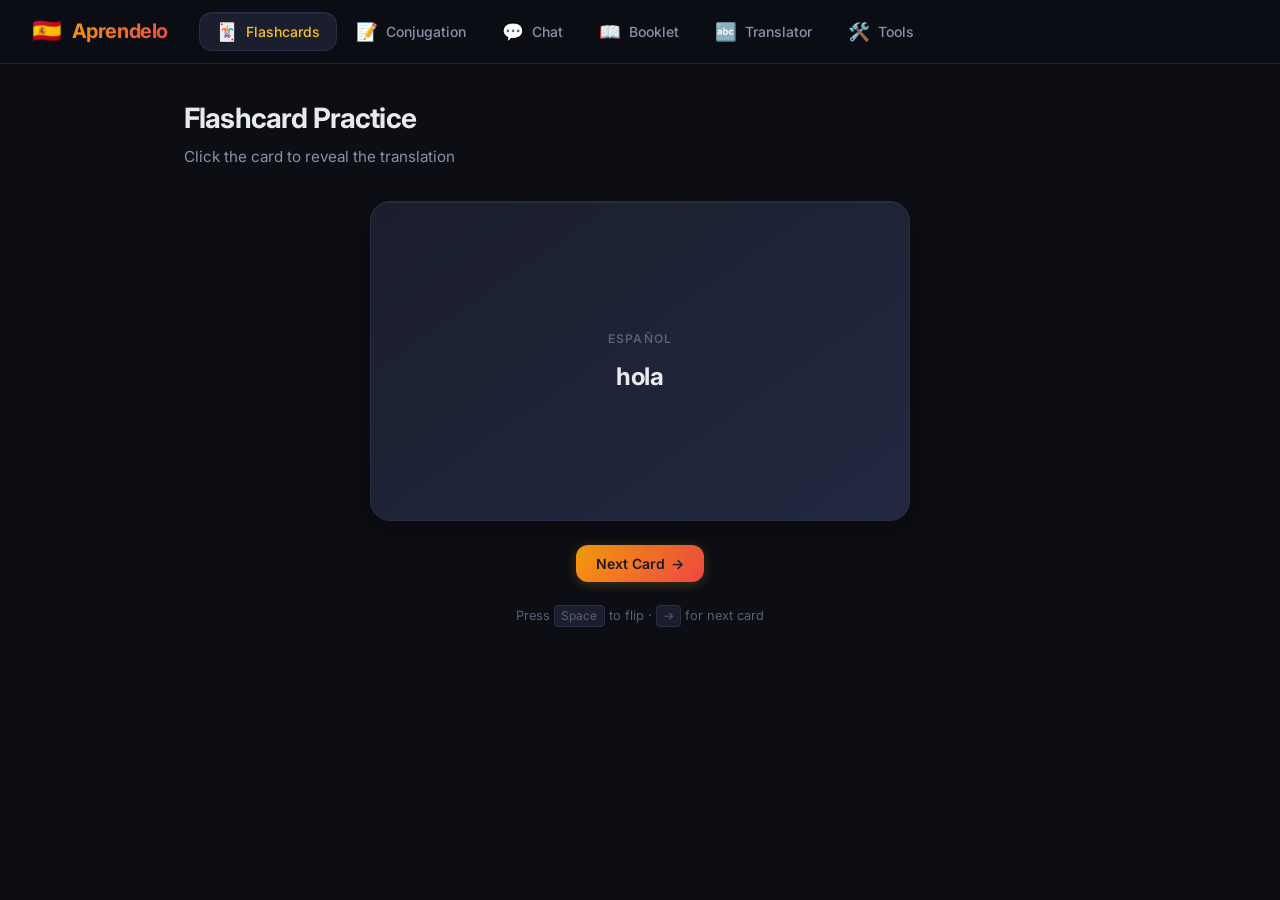
<file: templates/index.html>
<!DOCTYPE html>
<html lang="en">
<head>
    <meta charset="UTF-8">
    <meta name="viewport" content="width=device-width, initial-scale=1.0">
    <meta name="description" content="Aprendelo — Interactive Spanish learning with flashcards, verb conjugation, AI conversation practice, and bilingual booklet builder.">
    <title>Aprendelo — Learn Spanish</title>
    <link rel="preconnect" href="https://fonts.googleapis.com">
    <link rel="preconnect" href="https://fonts.gstatic.com" crossorigin>
    <link href="https://fonts.googleapis.com/css2?family=Inter:wght@300;400;500;600;700;800&display=swap" rel="stylesheet">
    <link rel="stylesheet" href="/static/style.css">
    <link rel="icon" type="image/png" href="/static/favicon.png">
</head>
<body>
    <!-- ══════════ Navigation ══════════ -->
    <nav id="main-nav">
        <div class="nav-brand">
            <span class="brand-icon">🇪🇸</span>
            <span class="brand-text">Aprendelo</span>
        </div>
        <div class="nav-tabs">
            <button class="nav-tab active" data-tab="flashcards" id="nav-flashcards">
                <span class="tab-icon">🃏</span>
                <span class="tab-label">Flashcards</span>
            </button>
            <button class="nav-tab" data-tab="conjugation" id="nav-conjugation">
                <span class="tab-icon">📝</span>
                <span class="tab-label">Conjugation</span>
            </button>
            <button class="nav-tab" data-tab="chat" id="nav-chat">
                <span class="tab-icon">💬</span>
                <span class="tab-label">Chat</span>
            </button>
            <button class="nav-tab" data-tab="booklet" id="nav-booklet">
                <span class="tab-icon">📖</span>
                <span class="tab-label">Booklet</span>
            </button>
            <button class="nav-tab" data-tab="translate" id="nav-translate">
                <span class="tab-icon">🔤</span>
                <span class="tab-label">Translator</span>
            </button>
            <button class="nav-tab" data-tab="tools" id="nav-tools">
                <span class="tab-icon">🛠️</span>
                <span class="tab-label">Tools</span>
            </button>
        </div>
    </nav>

    <main id="app-content">

        <!-- ══════════ Flashcards ══════════ -->
        <section id="section-flashcards" class="tab-section active">
            <div class="section-header">
                <h1>Flashcard Practice</h1>
                <p class="section-subtitle">Click the card to reveal the translation</p>
            </div>
            <div class="flashcard-container">
                <div class="flashcard" id="flashcard" tabindex="0">
                    <div class="flashcard-inner" id="flashcard-inner">
                        <div class="flashcard-front">
                            <span class="card-lang-label">Español</span>
                            <span class="card-word" id="card-front-word">hola</span>
                        </div>
                        <div class="flashcard-back">
                            <span class="card-lang-label">English</span>
                            <span class="card-word" id="card-back-word">hello</span>
                        </div>
                    </div>
                </div>
                <div class="flashcard-actions">
                    <button class="btn btn-primary" id="btn-next-card">
                        Next Card <span class="btn-arrow">→</span>
                    </button>
                </div>
                <div class="flashcard-hint">
                    Press <kbd>Space</kbd> to flip · <kbd>→</kbd> for next card
                </div>
            </div>
        </section>

        <!-- ══════════ Conjugation ══════════ -->
        <section id="section-conjugation" class="tab-section">
            <div class="section-header">
                <h1>Verb Conjugation</h1>
                <p class="section-subtitle">Enter a Spanish verb and select a tense</p>
            </div>
            <div class="conjugation-container">
                <form id="conjugation-form" class="input-group-row">
                    <div class="input-field">
                        <label for="conj-verb">Verb (infinitive)</label>
                        <input type="text" id="conj-verb" placeholder="e.g. hablar, ser, ir" autocomplete="off" spellcheck="false">
                    </div>
                    <div class="input-field">
                        <label for="conj-tense">Tense</label>
                        <select id="conj-tense">
                            <option value="present">Presente (Present)</option>
                            <option value="preterite">Pretérito (Preterite)</option>
                            <option value="imperfect">Imperfecto (Imperfect)</option>
                        </select>
                    </div>
                    <button type="submit" class="btn btn-primary" id="btn-conjugate">Conjugate</button>
                </form>
                <div id="conjugation-result" class="result-card hidden">
                    <div class="result-header">
                        <h2 id="conj-result-verb"></h2>
                        <span class="badge" id="conj-result-badge"></span>
                    </div>
                    <table class="conj-table" id="conj-table">
                        <thead>
                            <tr><th>Pronoun</th><th>Form</th></tr>
                        </thead>
                        <tbody id="conj-table-body"></tbody>
                    </table>
                </div>
                <div id="conjugation-error" class="error-message hidden"></div>
            </div>
        </section>

        <!-- ══════════ Chat ══════════ -->
        <section id="section-chat" class="tab-section">
            <div class="section-header">
                <h1>Conversational Practice</h1>
                <p class="section-subtitle">Chat with an AI Spanish tutor</p>
            </div>
            <div class="chat-container">
                <div class="chat-toolbar">
                    <label for="chat-model-select">Model:</label>
                    <select id="chat-model-select">
                        <option value="">Loading models…</option>
                    </select>
                    <label for="chat-proficiency-select">Level:</label>
                    <select id="chat-proficiency-select">
                        <option value="A1">A1 — Beginner</option>
                        <option value="A2">A2 — Elementary</option>
                        <option value="B1" selected>B1 — Intermediate</option>
                        <option value="B2">B2 — Upper Intermediate</option>
                        <option value="C1">C1 — Advanced</option>
                        <option value="C2">C2 — Mastery</option>
                    </select>
                    <button class="btn btn-sm btn-ghost" id="btn-clear-chat" title="Clear conversation">Clear</button>
                </div>
                <div class="chat-messages" id="chat-messages">
                    <div class="chat-welcome">
                        <p>¡Hola! 👋 I'm your Spanish conversation partner.</p>
                        <p>Write something in Spanish (or English) and I'll help you practice!</p>
                    </div>
                </div>
                <form id="chat-form" class="chat-input-row">
                    <input type="text" id="chat-input" placeholder="Escribe algo en español…" autocomplete="off">
                    <button type="submit" class="btn btn-primary" id="btn-send-chat">Send</button>
                </form>
            </div>
        </section>

        <!-- ══════════ Booklet Builder ══════════ -->
        <section id="section-booklet" class="tab-section">
            <div class="section-header">
                <h1>Bilingual Booklet Builder</h1>
                <p class="section-subtitle">Create a parallel bilingual reader (target language left, English right)</p>
            </div>
            <div class="booklet-container">
                <form id="booklet-form" class="booklet-form">
                    <div class="form-grid">
                        <div class="input-field">
                            <label for="booklet-proficiency">Proficiency Level</label>
                            <select id="booklet-proficiency">
                                <option value="A1">A1 — Beginner</option>
                                <option value="A2">A2 — Elementary</option>
                                <option value="B1" selected>B1 — Intermediate</option>
                                <option value="B2">B2 — Upper Intermediate</option>
                                <option value="C1">C1 — Advanced</option>
                            </select>
                        </div>
                        <div class="input-field">
                            <label for="booklet-lang">Target Language</label>
                            <select id="booklet-lang">
                                <option value="Spanish" selected>Spanish</option>
                                <option value="German">German</option>
                                <option value="French">French</option>
                            </select>
                        </div>
                        <div class="input-field">
                            <label for="booklet-model">Ollama Model (for translation)</label>
                            <select id="booklet-model">
                                <option value="">Loading models…</option>
                            </select>
                        </div>
                        <div class="input-field">
                            <label for="booklet-binding">Binding Type</label>
                            <select id="booklet-binding">
                                <option value="side_by_side">Side-by-Side (PDF)</option>
                                <option value="saddle">Saddle Stapled (Booklet)</option>
                            </select>
                        </div>
                    </div>

                    <div class="file-uploads">
                        <div class="file-upload-field">
                            <label for="booklet-english-file">English Text File <span class="required">*</span></label>
                            <div class="file-drop" id="drop-english">
                                <input type="file" id="booklet-english-file" accept=".txt" required>
                                <span class="file-drop-label">📄 Drop .txt file or click to browse</span>
                                <span class="file-drop-name" id="english-file-name"></span>
                            </div>
                        </div>
                        <div class="file-upload-field">
                            <label for="booklet-target-file">Target Language Text File <span class="optional">(optional)</span></label>
                            <div class="file-drop" id="drop-target">
                                <input type="file" id="booklet-target-file" accept=".txt">
                                <span class="file-drop-label">📄 Drop .txt file or click to browse</span>
                                <span class="file-drop-name" id="target-file-name"></span>
                            </div>
                            <p class="field-help">If provided, no LLM translation is needed.</p>
                        </div>
                    </div>

                    <div class="checkbox-field">
                        <label class="checkbox-label" for="booklet-skip-restructure">
                            <input type="checkbox" id="booklet-skip-restructure">
                            <span>Skip text restructuring</span>
                        </label>
                        <p class="field-help">Check this if your English text is already formatted with one sentence per paragraph, or if your LLM struggles with the restructure step.</p>
                    </div>

                    <button type="submit" class="btn btn-primary btn-lg" id="btn-build-booklet">
                        <span class="btn-text">Build Booklet</span>
                        <span class="btn-spinner hidden" id="booklet-spinner"></span>
                    </button>
                </form>
                <div id="booklet-status" class="status-message hidden"></div>
                <div id="booklet-error" class="error-message hidden"></div>
            </div>
        </section>

        <!-- ══════════ Useful Tools ══════════ -->
        <section id="section-tools" class="tab-section">
            <div class="section-header">
                <h1>Useful Tools</h1>
                <p class="section-subtitle">Recommended online references and tools for your Spanish journey</p>
            </div>
            <div class="tools-grid">
                <a href="https://osd.ranvel.com/sp-en/2/a" target="_blank" class="tool-card">
                    <div class="tool-icon">🔍</div>
                    <div class="tool-info">
                        <h3>Verb Reference</h3>
                        <p>Detailed Spanish-English translation and usage dictionary.</p>
                        <span class="tool-link-hint">Visit site <span class="btn-arrow">→</span></span>
                    </div>
                </a>
                <a href="https://www.spanishdict.com/" target="_blank" class="tool-card">
                    <div class="tool-icon">📖</div>
                    <div class="tool-info">
                        <h3>SpanishDict</h3>
                        <p>The world's most popular Spanish-English dictionary, translation, and learning site.</p>
                        <span class="tool-link-hint">Visit site <span class="btn-arrow">→</span></span>
                    </div>
                </a>
                <div class="tool-card-placeholder">
                    <div class="tool-icon-empty">✨</div>
                    <p>More coming soon...</p>
                </div>
            </div>
        </section>

        <!-- ══════════ Translator ══════════ -->
        <section id="section-translate" class="tab-section">
            <div class="section-header">
                <h1>Translator</h1>
                <p class="section-subtitle">Translate text between languages with adjustable proficiency levels</p>
            </div>
            <div class="translator-container">
                <form id="translate-form" class="booklet-form">
                    <div class="form-grid">
                        <div class="input-field">
                            <label for="translate-source-lang">Source Language</label>
                            <select id="translate-source-lang">
                                <option value="Auto-detect" selected>Auto-detect</option>
                                <option value="English">English</option>
                                <option value="Spanish">Spanish</option>
                                <option value="French">French</option>
                                <option value="Italian">Italian</option>
                                <option value="German">German</option>
                            </select>
                        </div>
                        <div class="input-field">
                            <label for="translate-target-lang">Target Language</label>
                            <select id="translate-target-lang">
                                <option value="English">English</option>
                                <option value="Spanish" selected>Spanish</option>
                                <option value="French">French</option>
                                <option value="Italian">Italian</option>
                                <option value="German">German</option>
                            </select>
                        </div>
                        <div class="input-field">
                            <label for="translate-proficiency">Target Proficiency</label>
                            <select id="translate-proficiency">
                                <option value="A1">A1 — Beginner</option>
                                <option value="A2">A2 — Elementary</option>
                                <option value="B1" selected>B1 — Intermediate</option>
                                <option value="B2">B2 — Upper Intermediate</option>
                                <option value="C1">C1 — Advanced</option>
                                <option value="C2">C2 — Mastery</option>
                            </select>
                        </div>
                        <div class="input-field">
                            <label for="translate-model">Ollama Model</label>
                            <select id="translate-model">
                                <option value="">Loading models…</option>
                            </select>
                        </div>
                    </div>

                    <div class="form-grid" style="align-items: stretch;">
                        <div class="input-field" style="height: 100%;">
                            <label for="translate-input">Text to Translate</label>
                            <textarea id="translate-input" placeholder="Enter text here..." style="flex: 1; min-height: 250px; resize: vertical; padding: 1rem; background: var(--bg-surface); border: 1px solid var(--border); border-radius: var(--radius-md); color: var(--text-primary); font-family: inherit; font-size: 0.925rem; outline: none;"></textarea>
                        </div>
                        <div class="input-field" style="height: 100%;">
                            <label for="translate-output">Translation</label>
                            <div id="translate-output" style="flex: 1; min-height: 250px; overflow-y: auto; padding: 1rem; background: var(--bg-surface); border: 1px solid var(--border); border-radius: var(--radius-md); font-family: inherit; font-size: 0.925rem; white-space: pre-wrap; line-height: 1.6;"></div>
                        </div>
                    </div>

                    <div class="input-group-row">
                        <button type="submit" class="btn btn-primary btn-lg" id="btn-translate">
                            <span class="btn-text">Translate</span>
                            <span class="btn-spinner hidden" id="translate-spinner"></span>
                        </button>
                        <button type="button" class="btn btn-ghost btn-lg" id="btn-translate-clear">Clear</button>
                    </div>
                </form>
                <div id="translate-error" class="error-message hidden"></div>
            </div>
        </section>

    </main>

    <script src="/static/app.js"></script>
</body>
</html>
</file>
<file: static/style.css>
/* ═══════════════════════════════════════════════════════════════════
   Aprendelo — Design System
   Premium dark theme with gradient accents
   ═══════════════════════════════════════════════════════════════════ */

/* ── Reset & Base ──────────────────────────────────────────────── */

*, *::before, *::after {
    margin: 0;
    padding: 0;
    box-sizing: border-box;
}

:root {
    /* Surface palette */
    --bg-base: #0c0e14;
    --bg-surface: #141720;
    --bg-elevated: #1a1e2e;
    --bg-hover: #222840;
    --border: #2a2f45;
    --border-light: #1e2235;

    /* Text palette */
    --text-primary: #e8eaf0;
    --text-secondary: #8b90a8;
    --text-muted: #5a5f78;

    /* Accent palette — warm amber-to-coral gradient */
    --accent-1: #f59e0b;
    --accent-2: #ef4444;
    --accent-gradient: linear-gradient(135deg, #f59e0b, #ef4444);
    --accent-glow: rgba(245, 158, 11, 0.15);
    --accent-text: #fbbf24;

    /* Semantic */
    --success: #22c55e;
    --error: #ef4444;
    --info: #3b82f6;

    /* Sizing */
    --radius-sm: 8px;
    --radius-md: 12px;
    --radius-lg: 16px;
    --radius-xl: 20px;
    --radius-full: 9999px;

    /* Transition */
    --ease: cubic-bezier(0.4, 0, 0.2, 1);
    --duration: 0.25s;
}

html {
    font-size: 16px;
    -webkit-font-smoothing: antialiased;
    -moz-osx-font-smoothing: grayscale;
}

body {
    font-family: 'Inter', -apple-system, BlinkMacSystemFont, sans-serif;
    background: var(--bg-base);
    color: var(--text-primary);
    min-height: 100vh;
    line-height: 1.6;
}


/* ── Navigation ───────────────────────────────────────────────── */

#main-nav {
    position: sticky;
    top: 0;
    z-index: 100;
    display: flex;
    align-items: center;
    gap: 2rem;
    padding: 0 2rem;
    height: 64px;
    background: rgba(12, 14, 20, 0.85);
    backdrop-filter: blur(20px) saturate(1.4);
    border-bottom: 1px solid var(--border-light);
}

.nav-brand {
    display: flex;
    align-items: center;
    gap: 0.6rem;
    flex-shrink: 0;
}

.brand-icon {
    font-size: 1.5rem;
}

.brand-text {
    font-size: 1.25rem;
    font-weight: 700;
    background: var(--accent-gradient);
    -webkit-background-clip: text;
    -webkit-text-fill-color: transparent;
    background-clip: text;
    letter-spacing: -0.02em;
}

.nav-tabs {
    display: flex;
    gap: 0.25rem;
}

.nav-tab {
    display: flex;
    align-items: center;
    gap: 0.5rem;
    padding: 0.5rem 1rem;
    border: none;
    background: transparent;
    color: var(--text-secondary);
    font-family: inherit;
    font-size: 0.875rem;
    font-weight: 500;
    cursor: pointer;
    border-radius: var(--radius-md);
    transition: all var(--duration) var(--ease);
    white-space: nowrap;
}

.nav-tab:hover {
    background: var(--bg-hover);
    color: var(--text-primary);
}

.nav-tab.active {
    background: var(--bg-elevated);
    color: var(--accent-text);
    box-shadow: 0 0 0 1px var(--border), inset 0 1px 0 rgba(255,255,255,0.04);
}

.tab-icon {
    font-size: 1.1rem;
}


/* ── Main content ─────────────────────────────────────────────── */

#app-content {
    max-width: 960px;
    margin: 0 auto;
    padding: 2rem 1.5rem 4rem;
}

.tab-section {
    display: none;
    animation: fadeSlideIn 0.35s var(--ease);
}

.tab-section.active {
    display: block;
}

@keyframes fadeSlideIn {
    from { opacity: 0; transform: translateY(12px); }
    to { opacity: 1; transform: translateY(0); }
}

.section-header {
    margin-bottom: 2rem;
}

.section-header h1 {
    font-size: 1.75rem;
    font-weight: 700;
    letter-spacing: -0.03em;
    margin-bottom: 0.25rem;
}

.section-subtitle {
    color: var(--text-secondary);
    font-size: 0.95rem;
}


/* ── Buttons ──────────────────────────────────────────────────── */

.btn {
    display: inline-flex;
    align-items: center;
    justify-content: center;
    gap: 0.4rem;
    padding: 0.625rem 1.25rem;
    border: none;
    border-radius: var(--radius-md);
    font-family: inherit;
    font-size: 0.875rem;
    font-weight: 600;
    cursor: pointer;
    transition: all var(--duration) var(--ease);
    white-space: nowrap;
}

.btn-primary {
    background: var(--accent-gradient);
    color: #1a1a1a;
    box-shadow: 0 2px 12px rgba(245, 158, 11, 0.25);
}

.btn-primary:hover {
    transform: translateY(-1px);
    box-shadow: 0 4px 20px rgba(245, 158, 11, 0.35);
}

.btn-primary:active {
    transform: translateY(0);
}

.btn-primary:disabled {
    opacity: 0.5;
    cursor: not-allowed;
    transform: none;
}

.btn-lg {
    padding: 0.875rem 2rem;
    font-size: 1rem;
    border-radius: var(--radius-lg);
}

.btn-sm {
    padding: 0.375rem 0.75rem;
    font-size: 0.8rem;
}

.btn-ghost {
    background: transparent;
    color: var(--text-secondary);
    border: 1px solid var(--border);
}

.btn-ghost:hover {
    background: var(--bg-hover);
    color: var(--text-primary);
}

.btn-arrow {
    transition: transform var(--duration) var(--ease);
}

.btn:hover .btn-arrow {
    transform: translateX(3px);
}


/* ── Form elements ────────────────────────────────────────────── */

.input-field {
    display: flex;
    flex-direction: column;
    gap: 0.4rem;
}

.input-field label {
    font-size: 0.8rem;
    font-weight: 600;
    color: var(--text-secondary);
    text-transform: uppercase;
    letter-spacing: 0.05em;
}

.input-field input,
.input-field select {
    padding: 0.65rem 0.875rem;
    background: var(--bg-surface);
    border: 1px solid var(--border);
    border-radius: var(--radius-md);
    color: var(--text-primary);
    font-family: inherit;
    font-size: 0.925rem;
    transition: border-color var(--duration) var(--ease), box-shadow var(--duration) var(--ease);
    outline: none;
}

.input-field input:focus,
.input-field select:focus {
    border-color: var(--accent-1);
    box-shadow: 0 0 0 3px var(--accent-glow);
}

.input-field input::placeholder {
    color: var(--text-muted);
}

.input-field select {
    cursor: pointer;
    appearance: none;
    background-image: url("data:image/svg+xml,%3Csvg width='12' height='8' viewBox='0 0 12 8' fill='none' xmlns='http://www.w3.org/2000/svg'%3E%3Cpath d='M1 1.5L6 6.5L11 1.5' stroke='%238b90a8' stroke-width='1.5' stroke-linecap='round'/%3E%3C/svg%3E");
    background-repeat: no-repeat;
    background-position: right 0.75rem center;
    padding-right: 2.25rem;
}

.input-group-row {
    display: flex;
    gap: 1rem;
    align-items: flex-end;
    flex-wrap: wrap;
}

.input-group-row .input-field {
    flex: 1;
    min-width: 180px;
}

.required { color: var(--error); }
.optional { color: var(--text-muted); font-weight: 400; font-size: 0.75rem; }


/* ── Result & error cards ─────────────────────────────────────── */

.result-card {
    margin-top: 1.5rem;
    padding: 1.5rem;
    background: var(--bg-elevated);
    border: 1px solid var(--border);
    border-radius: var(--radius-lg);
    animation: fadeSlideIn 0.3s var(--ease);
}

.result-header {
    display: flex;
    align-items: center;
    gap: 0.75rem;
    margin-bottom: 1rem;
}

.result-header h2 {
    font-size: 1.25rem;
    font-weight: 700;
}

.badge {
    padding: 0.2rem 0.6rem;
    font-size: 0.7rem;
    font-weight: 600;
    text-transform: uppercase;
    letter-spacing: 0.05em;
    border-radius: var(--radius-full);
    background: var(--accent-glow);
    color: var(--accent-text);
    border: 1px solid rgba(245, 158, 11, 0.2);
}

.error-message {
    margin-top: 1rem;
    padding: 0.875rem 1rem;
    background: rgba(239, 68, 68, 0.1);
    border: 1px solid rgba(239, 68, 68, 0.25);
    border-radius: var(--radius-md);
    color: #fca5a5;
    font-size: 0.9rem;
}

.status-message {
    margin-top: 1rem;
    padding: 0.875rem 1rem;
    background: rgba(59, 130, 246, 0.1);
    border: 1px solid rgba(59, 130, 246, 0.25);
    border-radius: var(--radius-md);
    color: #93c5fd;
    font-size: 0.9rem;
}

.hidden { display: none !important; }


/* ── Flashcard ────────────────────────────────────────────────── */

.flashcard-subtabs {
    display: flex;
    gap: 0.5rem;
    justify-content: center;
    margin-bottom: 1.5rem;
}

.subtab {
    padding: 0.5rem 1.25rem;
    border: 1px solid var(--border);
    background: var(--bg-surface);
    color: var(--text-secondary);
    font-family: inherit;
    font-size: 0.85rem;
    font-weight: 500;
    border-radius: var(--radius-full);
    cursor: pointer;
    transition: all var(--duration) var(--ease);
}

.subtab:hover {
    background: var(--bg-hover);
    color: var(--text-primary);
}

.subtab.active {
    background: var(--accent-gradient);
    color: #1a1a1a;
    border-color: transparent;
    font-weight: 600;
    box-shadow: 0 2px 12px rgba(245, 158, 11, 0.25);
}

.flashcard-container {
    display: flex;
    flex-direction: column;
    align-items: center;
    gap: 1.5rem;
}

.flashcard {
    width: 540px;
    max-width: 100%;
    height: 320px;
    perspective: 800px;
    cursor: pointer;
    outline: none;
    container-type: inline-size;
    container-name: flashcard;
}

.flashcard-inner {
    position: relative;
    width: 100%;
    height: 100%;
    transition: transform 0.6s var(--ease);
    transform-style: preserve-3d;
}

.flashcard.flipped .flashcard-inner {
    transform: rotateY(180deg);
}

.flashcard-front,
.flashcard-back {
    position: absolute;
    inset: 0;
    display: flex;
    flex-direction: column;
    align-items: center;
    justify-content: center;
    gap: 0.75rem;
    backface-visibility: hidden;
    -webkit-backface-visibility: hidden;
    border-radius: var(--radius-xl);
    border: 1px solid var(--border);
    padding: 1.75rem 2rem;
    overflow: hidden;
    box-sizing: border-box;
}

.flashcard-front {
    background: linear-gradient(145deg, #1a1e2e, #222840);
    box-shadow: 0 8px 32px rgba(0,0,0,0.3), inset 0 1px 0 rgba(255,255,255,0.04);
}

.flashcard-back {
    background: linear-gradient(145deg, #1e2a1e, #2a3a28);
    border-color: rgba(34, 197, 94, 0.2);
    transform: rotateY(180deg);
    box-shadow: 0 8px 32px rgba(0,0,0,0.3), inset 0 1px 0 rgba(255,255,255,0.04);
}

.card-lang-label {
    font-size: 0.75rem;
    font-weight: 600;
    text-transform: uppercase;
    letter-spacing: 0.1em;
    color: var(--text-muted);
    flex-shrink: 0;
}

.card-word {
    font-size: var(--card-font-size, clamp(1.2rem, 4.5cqw, 2.25rem));
    font-weight: 700;
    letter-spacing: -0.01em;
    text-align: center;
    line-height: 1.35;
    max-width: 100%;
    max-height: calc(100% - 2.5rem);
    overflow-wrap: break-word;
    word-break: normal;
    display: flex;
    align-items: center;
    justify-content: center;
    transition: font-size 0.2s ease;
    overflow-y: auto;
    scrollbar-width: thin;
}

/* Scaled font variations for medium, long, and extra-long phrases (C1/C2) */
.card-word.text-medium {
    font-size: var(--card-font-size, clamp(1.05rem, 3.6cqw, 1.45rem));
    line-height: 1.35;
}

.card-word.text-long {
    font-size: var(--card-font-size, clamp(0.92rem, 3cqw, 1.2rem));
    line-height: 1.32;
    font-weight: 600;
}

.card-word.text-xlong {
    font-size: var(--card-font-size, clamp(0.82rem, 2.5cqw, 1.05rem));
    line-height: 1.28;
    font-weight: 600;
}

.flashcard-back .card-lang-label {
    color: rgba(34, 197, 94, 0.6);
}

.flashcard-back .card-word {
    color: #86efac;
}

.flashcard-actions {
    display: flex;
    gap: 0.75rem;
}

.flashcard-hint {
    font-size: 0.8rem;
    color: var(--text-muted);
}

.flashcard-hint kbd {
    padding: 0.15rem 0.4rem;
    background: var(--bg-elevated);
    border: 1px solid var(--border);
    border-radius: 4px;
    font-family: inherit;
    font-size: 0.75rem;
}


/* ── Conjugation table ────────────────────────────────────────── */

.tenses-grid {
    display: grid;
    grid-template-columns: 1fr 1fr;
    gap: 1.5rem;
}

.tense-section {
    display: flex;
    flex-direction: column;
    gap: 0.5rem;
}

.tense-header {
    display: flex;
    justify-content: space-between;
    align-items: center;
}

.tense-title {
    font-size: 1rem;
    font-weight: 600;
    color: var(--text-primary);
}

.conj-table {
    width: 100%;
    border-collapse: separate;
    border-spacing: 0;
    border-radius: var(--radius-md);
    overflow: hidden;
}

.conj-table th,
.conj-table td {
    padding: 0.625rem 1rem;
    text-align: left;
    border-bottom: 1px solid var(--border-light);
}

.conj-table th {
    background: var(--bg-surface);
    font-size: 0.75rem;
    font-weight: 600;
    text-transform: uppercase;
    letter-spacing: 0.05em;
    color: var(--text-secondary);
}

.conj-table td {
    font-size: 0.95rem;
}

.conj-table tr:last-child td {
    border-bottom: none;
}

.conj-table td:first-child {
    color: var(--text-secondary);
    font-weight: 500;
}

.conj-table td:last-child {
    color: var(--accent-text);
    font-weight: 600;
}

.tenses-grid {
    display: grid;
    grid-template-columns: repeat(auto-fit, minmax(220px, 1fr));
    gap: 1.5rem;
    margin-top: 1.5rem;
}

.tense-section {
    background: var(--bg-base);
    border: 1px solid var(--border-light);
    border-radius: var(--radius-md);
    padding: 1.25rem;
}

.tense-section h3 {
    font-size: 1.05rem;
    font-weight: 700;
    margin-bottom: 0.5rem;
    color: var(--accent-text);
}

.tense-example {
    font-size: 0.85rem;
    color: var(--text-secondary);
    margin-bottom: 1rem;
    line-height: 1.5;
}

.tense-example em {
    color: var(--text-primary);
    font-style: italic;
}


/* ── Chat ─────────────────────────────────────────────────────── */

.chat-container {
    display: flex;
    flex-direction: column;
    height: calc(100vh - 220px);
    min-height: 400px;
    background: var(--bg-surface);
    border: 1px solid var(--border);
    border-radius: var(--radius-lg);
    overflow: hidden;
}

.chat-toolbar {
    display: flex;
    align-items: center;
    gap: 0.5rem;
    padding: 0.625rem 1rem;
    background: var(--bg-elevated);
    border-bottom: 1px solid var(--border-light);
    font-size: 0.85rem;
    color: var(--text-secondary);
}

.chat-toolbar select {
    flex: 1;
    max-width: 280px;
    padding: 0.35rem 0.6rem;
    background: var(--bg-surface);
    border: 1px solid var(--border);
    border-radius: var(--radius-sm);
    color: var(--text-primary);
    font-family: inherit;
    font-size: 0.825rem;
    outline: none;
}

.chat-messages {
    flex: 1;
    overflow-y: auto;
    padding: 1.25rem;
    display: flex;
    flex-direction: column;
    gap: 0.75rem;
}

.chat-welcome {
    text-align: center;
    padding: 2rem 1rem;
    color: var(--text-secondary);
    font-size: 0.95rem;
    line-height: 1.8;
}

.chat-welcome p:first-child {
    font-size: 1.1rem;
    margin-bottom: 0.25rem;
}

.chat-bubble {
    max-width: 80%;
    padding: 0.75rem 1rem;
    border-radius: var(--radius-lg);
    font-size: 0.925rem;
    line-height: 1.6;
    animation: bubbleIn 0.25s var(--ease);
    word-wrap: break-word;
}

@keyframes bubbleIn {
    from { opacity: 0; transform: translateY(6px) scale(0.97); }
    to { opacity: 1; transform: translateY(0) scale(1); }
}

.chat-bubble.user {
    align-self: flex-end;
    background: var(--accent-gradient);
    color: #1a1a1a;
    border-bottom-right-radius: 4px;
}

.chat-bubble.assistant {
    align-self: flex-start;
    background: var(--bg-elevated);
    border: 1px solid var(--border);
    border-bottom-left-radius: 4px;
}

.chat-bubble.assistant .typing-indicator {
    display: inline-flex;
    gap: 4px;
}

.typing-dot {
    width: 6px;
    height: 6px;
    border-radius: 50%;
    background: var(--text-muted);
    animation: typingBounce 1.2s infinite;
}

.typing-dot:nth-child(2) { animation-delay: 0.15s; }
.typing-dot:nth-child(3) { animation-delay: 0.3s; }

@keyframes typingBounce {
    0%, 60%, 100% { transform: translateY(0); }
    30% { transform: translateY(-5px); }
}

.chat-input-row {
    display: flex;
    gap: 0.5rem;
    padding: 0.75rem 1rem;
    background: var(--bg-elevated);
    border-top: 1px solid var(--border-light);
}

.chat-input-row input {
    flex: 1;
    padding: 0.65rem 0.875rem;
    background: var(--bg-surface);
    border: 1px solid var(--border);
    border-radius: var(--radius-md);
    color: var(--text-primary);
    font-family: inherit;
    font-size: 0.925rem;
    outline: none;
    transition: border-color var(--duration) var(--ease);
}

.chat-input-row input:focus {
    border-color: var(--accent-1);
}

.chat-input-row input::placeholder {
    color: var(--text-muted);
}


/* ── Tool Forms ─────────────────────────────────────────────── */

.tool-form {
    display: flex;
    flex-direction: column;
    gap: 1.5rem;
}

.form-grid {
    display: grid;
    grid-template-columns: 1fr 1fr;
    gap: 1rem;
}


/* ── Spinner ──────────────────────────────────────────────────── */

.btn-spinner {
    display: inline-block;
    width: 16px;
    height: 16px;
    border: 2px solid rgba(26, 26, 26, 0.3);
    border-top-color: #1a1a1a;
    border-radius: 50%;
    animation: spin 0.6s linear infinite;
}

@keyframes spin {
    to { transform: rotate(360deg); }
}


/* ── Scrollbar ────────────────────────────────────────────────── */

::-webkit-scrollbar {
    width: 6px;
}

::-webkit-scrollbar-track {
    background: transparent;
}

::-webkit-scrollbar-thumb {
    background: var(--border);
    border-radius: 3px;
}

::-webkit-scrollbar-thumb:hover {
    background: var(--text-muted);
}


/* ── Responsive ───────────────────────────────────────────────── */

@media (max-width: 768px) {
    #main-nav {
        flex-direction: column;
        height: auto;
        padding: 0.75rem 1rem;
        gap: 0.5rem;
    }

    .nav-tabs {
        width: 100%;
        overflow-x: auto;
        -webkit-overflow-scrolling: touch;
    }

    .tenses-grid {
        grid-template-columns: 1fr;
    }

    .tab-label {
        display: none;
    }

    .nav-tab {
        padding: 0.5rem 0.75rem;
    }

    #app-content {
        padding: 1.25rem 1rem 3rem;
    }

    .flashcard {
        width: 100%;
        height: 280px;
    }

    .card-word {
        font-size: var(--card-font-size, clamp(1.1rem, 5cqw, 1.6rem));
    }

    .card-word.text-medium {
        font-size: var(--card-font-size, clamp(0.95rem, 4.2cqw, 1.3rem));
    }

    .card-word.text-long {
        font-size: var(--card-font-size, clamp(0.85rem, 3.6cqw, 1.1rem));
    }

    .card-word.text-xlong {
        font-size: var(--card-font-size, clamp(0.78rem, 3.2cqw, 0.98rem));
    }

    .input-group-row {
        flex-direction: column;
    }

    .form-grid, .file-uploads {
        grid-template-columns: 1fr;
    }

    .chat-container {
        height: calc(100vh - 260px);
    }
}
/* ── Useful Tools ─────────────────────────────────────────────── */

.tools-grid {
    display: grid;
    grid-template-columns: repeat(auto-fill, minmax(280px, 1fr));
    gap: 1.5rem;
    margin-top: 2rem;
}

.tool-card {
    display: flex;
    gap: 1.25rem;
    padding: 1.5rem;
    background: var(--bg-surface);
    border: 1px solid var(--border);
    border-radius: var(--radius-lg);
    text-decoration: none;
    color: inherit;
    transition: all var(--duration) var(--ease);
    cursor: pointer;
}

.tool-card:hover {
    background: var(--bg-elevated);
    border-color: var(--accent-1);
    transform: translateY(-2px);
    box-shadow: 0 8px 24px rgba(0, 0, 0, 0.2);
}

.tool-icon {
    font-size: 1.5rem;
    width: 48px;
    height: 48px;
    display: flex;
    align-items: center;
    justify-content: center;
    background: var(--bg-elevated);
    border-radius: var(--radius-md);
    flex-shrink: 0;
}

.tool-info {
    display: flex;
    flex-direction: column;
    gap: 0.4rem;
}

.tool-info h3 {
    font-size: 1.1rem;
    font-weight: 700;
    color: var(--text-primary);
}

.tool-info p {
    font-size: 0.875rem;
    color: var(--text-secondary);
    line-height: 1.4;
}

.tool-link-hint {
    margin-top: 0.5rem;
    font-size: 0.8rem;
    font-weight: 600;
    color: var(--accent-text);
    display: flex;
    align-items: center;
    gap: 0.25rem;
    opacity: 0.8;
}

.tool-card:hover .tool-link-hint {
    opacity: 1;
}

.tool-card-placeholder {
    display: flex;
    flex-direction: column;
    align-items: center;
    justify-content: center;
    gap: 0.5rem;
    padding: 1.5rem;
    border: 1px dashed var(--border);
    border-radius: var(--radius-lg);
    color: var(--text-muted);
    background: rgba(20, 23, 32, 0.4);
}

.tool-icon-empty {
    font-size: 1.25rem;
    opacity: 0.5;
}

/* ── Sentence Builder ─────────────────────────────────────────── */

.word-tile {
    display: inline-block;
    padding: 0.5rem 1rem;
    background: var(--bg-elevated);
    border: 1px solid var(--border);
    border-radius: var(--radius-md);
    color: var(--text-primary);
    font-size: 1rem;
    font-weight: 500;
    cursor: pointer;
    user-select: none;
    transition: all 0.2s var(--ease);
    box-shadow: 0 2px 4px rgba(0,0,0,0.1);
}

.word-tile:hover {
    background: var(--bg-hover);
    border-color: var(--accent-1);
    transform: translateY(-2px);
    box-shadow: 0 4px 8px rgba(0,0,0,0.15);
}

.word-tile:active {
    transform: translateY(0);
}

.word-tile.in-construction {
    background: var(--accent-gradient);
    color: #1a1a1a;
    border: none;
    font-weight: 600;
}

.word-tile.in-construction:hover {
    transform: translateY(-2px);
    box-shadow: 0 4px 12px rgba(245, 158, 11, 0.3);
}


/* ── Adaptive Quiz ────────────────────────────────────────────── */

.quiz-container {
    max-width: 820px;
    margin: 0 auto;
    display: flex;
    flex-direction: column;
    gap: 1.5rem;
}

.quiz-card {
    background: var(--bg-surface);
    border: 1px solid var(--border);
    border-radius: var(--radius-lg);
    padding: 2rem;
    box-shadow: 0 4px 24px rgba(0, 0, 0, 0.25);
    display: flex;
    flex-direction: column;
}

/* Level Banner */
.quiz-level-banner {
    display: flex;
    align-items: center;
    gap: 1rem;
    padding: 1rem 1.25rem;
    border-radius: var(--radius-md);
    background: linear-gradient(135deg, rgba(245, 158, 11, 0.12), rgba(239, 68, 68, 0.08));
    border: 1px solid rgba(245, 158, 11, 0.35);
    box-shadow: 0 2px 12px var(--accent-glow);
    animation: fadeIn 0.3s ease;
}

.quiz-banner-icon {
    font-size: 1.75rem;
    line-height: 1;
}

.quiz-banner-text {
    display: flex;
    flex-direction: column;
    gap: 0.15rem;
}

.quiz-banner-level {
    font-size: 1.1rem;
    font-weight: 700;
    color: var(--accent-1);
    letter-spacing: 0.3px;
}

.quiz-banner-sub {
    font-size: 0.875rem;
    color: var(--text-secondary);
}

/* Progress bar */
.quiz-progress-bar-container {
    margin-bottom: 1.25rem;
}

.quiz-progress-info {
    display: flex;
    justify-content: space-between;
    align-items: center;
    margin-bottom: 0.5rem;
    font-size: 0.85rem;
    font-weight: 600;
    color: var(--text-secondary);
    text-transform: uppercase;
    letter-spacing: 0.5px;
}

.quiz-progress-track {
    height: 8px;
    background: var(--bg-elevated);
    border-radius: var(--radius-full);
    overflow: hidden;
}

.quiz-progress-fill {
    height: 100%;
    background: var(--accent-gradient);
    border-radius: var(--radius-full);
    transition: width 0.3s var(--ease);
}

/* Question Navigator Dots */
.quiz-nav-dots {
    display: flex;
    gap: 0.5rem;
    justify-content: center;
    align-items: center;
    flex-wrap: wrap;
    margin-bottom: 2rem;
    padding: 0.75rem;
    background: var(--bg-elevated);
    border-radius: var(--radius-md);
    border: 1px solid var(--border-light);
}

.quiz-dot {
    width: 36px;
    height: 36px;
    border-radius: 50%;
    border: 1px solid var(--border);
    background: var(--bg-surface);
    color: var(--text-secondary);
    font-size: 0.85rem;
    font-weight: 600;
    display: flex;
    align-items: center;
    justify-content: center;
    cursor: pointer;
    transition: all 0.2s var(--ease);
}

.quiz-dot:hover {
    border-color: var(--accent-1);
    color: var(--text-primary);
    transform: translateY(-1px);
}

.quiz-dot.active {
    border-color: var(--accent-1);
    background: var(--accent-1);
    color: #1a1a1a;
    font-weight: 700;
    transform: scale(1.1);
    box-shadow: 0 0 10px var(--accent-glow);
}

.quiz-dot.answered {
    border-color: var(--success);
    color: var(--success);
    background: rgba(34, 197, 94, 0.12);
}

.quiz-dot.answered.active {
    background: var(--accent-1);
    color: #1a1a1a;
    border-color: var(--accent-1);
}

/* Question Card Box */
.quiz-question-box {
    min-height: 200px;
    display: flex;
    flex-direction: column;
}

.quiz-question-type-badge {
    align-self: flex-start;
    padding: 0.3rem 0.8rem;
    border-radius: var(--radius-full);
    font-size: 0.75rem;
    font-weight: 700;
    text-transform: uppercase;
    letter-spacing: 0.5px;
    background: var(--bg-elevated);
    border: 1px solid var(--border);
    color: var(--accent-text);
    margin-bottom: 1rem;
}

.quiz-question-prompt {
    font-size: 1.25rem;
    font-weight: 600;
    line-height: 1.5;
    color: var(--text-primary);
    margin-bottom: 0.75rem;
}

.quiz-question-hint {
    font-size: 0.9rem;
    color: var(--text-secondary);
    font-style: italic;
    margin-bottom: 1rem;
    padding: 0.4rem 0.8rem;
    background: var(--bg-elevated);
    border-radius: var(--radius-sm);
    display: inline-block;
    align-self: flex-start;
}

/* Options Grid (Multiple Choice) */
.quiz-options-grid {
    display: grid;
    grid-template-columns: 1fr;
    gap: 0.75rem;
    margin-top: 0.75rem;
}

.quiz-option-btn {
    padding: 1rem 1.25rem;
    border-radius: var(--radius-md);
    background: var(--bg-elevated);
    border: 1.5px solid var(--border);
    color: var(--text-primary);
    font-size: 1rem;
    text-align: left;
    cursor: pointer;
    transition: all 0.2s var(--ease);
    display: flex;
    align-items: center;
    gap: 0.85rem;
}

.quiz-option-letter {
    display: inline-flex;
    align-items: center;
    justify-content: center;
    width: 28px;
    height: 28px;
    border-radius: 50%;
    background: var(--bg-surface);
    border: 1px solid var(--border);
    font-size: 0.85rem;
    font-weight: 700;
    color: var(--text-secondary);
    flex-shrink: 0;
}

.quiz-option-btn:hover {
    border-color: var(--accent-1);
    background: var(--bg-hover);
    transform: translateX(4px);
}

.quiz-option-btn.selected {
    border-color: var(--accent-1);
    background: rgba(245, 158, 11, 0.15);
    color: #fff;
    font-weight: 600;
    box-shadow: 0 0 12px var(--accent-glow);
}

.quiz-option-btn.selected .quiz-option-letter {
    background: var(--accent-1);
    color: #1a1a1a;
    border-color: var(--accent-1);
}

/* Text Inputs */
.quiz-text-input {
    width: 100%;
    padding: 1rem 1.25rem;
    border-radius: var(--radius-md);
    background: var(--bg-elevated);
    border: 1.5px solid var(--border);
    color: var(--text-primary);
    font-size: 1.1rem;
    font-family: inherit;
    outline: none;
    transition: all 0.2s var(--ease);
    margin-top: 0.5rem;
}

.quiz-text-input:focus {
    border-color: var(--accent-1);
    background: var(--bg-hover);
    box-shadow: 0 0 12px var(--accent-glow);
}

/* Actions Row */
.quiz-actions-row {
    display: flex;
    justify-content: space-between;
    align-items: center;
    margin-top: 2rem;
    padding-top: 1.5rem;
    border-top: 1px solid var(--border);
    gap: 1rem;
    flex-wrap: wrap;
}

/* Results & Review */
.quiz-score-header {
    display: flex;
    align-items: center;
    gap: 1.75rem;
    padding-bottom: 1.5rem;
    border-bottom: 1px solid var(--border);
}

.quiz-score-circle {
    width: 100px;
    height: 100px;
    border-radius: 50%;
    background: var(--bg-elevated);
    border: 3px solid var(--accent-1);
    display: flex;
    flex-direction: column;
    align-items: center;
    justify-content: center;
    flex-shrink: 0;
    box-shadow: 0 0 20px var(--accent-glow);
}

.quiz-score-num {
    font-size: 1.4rem;
    font-weight: 800;
    color: var(--text-primary);
}

.quiz-score-pct {
    font-size: 0.85rem;
    font-weight: 600;
    color: var(--accent-1);
}

.quiz-results-summary {
    color: var(--text-secondary);
    font-size: 1rem;
    line-height: 1.6;
    margin-top: 0.35rem;
}

.quiz-breakdown-list {
    display: flex;
    flex-direction: column;
    gap: 1rem;
}

.quiz-breakdown-item {
    padding: 1.25rem;
    border-radius: var(--radius-md);
    background: var(--bg-elevated);
    border: 1px solid var(--border);
    border-left-width: 4px;
    display: flex;
    flex-direction: column;
    gap: 0.5rem;
}

.quiz-breakdown-item.correct {
    border-left-color: var(--success);
}

.quiz-breakdown-item.incorrect {
    border-left-color: var(--error);
}

.quiz-breakdown-top {
    display: flex;
    align-items: center;
    justify-content: space-between;
    gap: 0.5rem;
}

.quiz-breakdown-q {
    font-weight: 600;
    color: var(--text-primary);
    font-size: 1rem;
}

.quiz-breakdown-status {
    font-size: 0.85rem;
    font-weight: 700;
    text-transform: uppercase;
    letter-spacing: 0.5px;
}

.quiz-breakdown-item.correct .quiz-breakdown-status {
    color: var(--success);
}

.quiz-breakdown-item.incorrect .quiz-breakdown-status {
    color: var(--error);
}

.quiz-breakdown-answers {
    display: flex;
    flex-direction: column;
    gap: 0.25rem;
    font-size: 0.925rem;
}

.quiz-user-answer {
    color: var(--text-secondary);
}

.quiz-correct-answer {
    color: var(--success);
    font-weight: 600;
}

.quiz-breakdown-feedback {
    font-size: 0.875rem;
    color: var(--accent-text);
    padding-top: 0.4rem;
    border-top: 1px dashed var(--border-light);
    line-height: 1.5;
}
</file>
